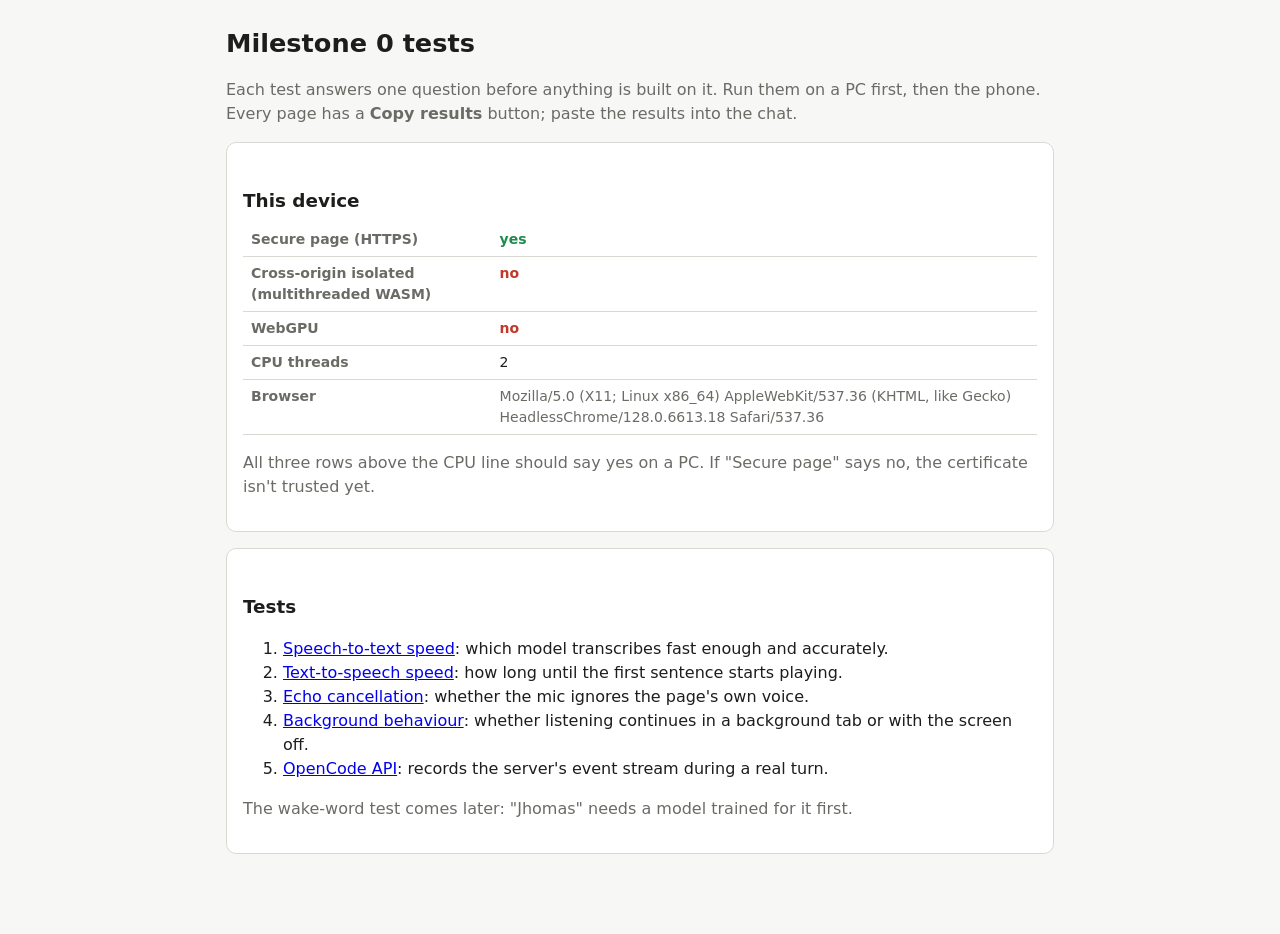
<file: tests/index.html>
<!doctype html>
<html lang="en">
<head>
<meta charset="utf-8">
<meta name="viewport" content="width=device-width, initial-scale=1">
<title>Jhomas · Milestone 0 tests</title>
<link rel="stylesheet" href="style.css">
</head>
<body>
<main>
<h1>Milestone 0 tests</h1>
<p class="muted">Each test answers one question before anything is built on it. Run them on a PC first, then the phone. Every page has a <b>Copy results</b> button; paste the results into the chat.</p>

<section>
<h2>This device</h2>
<div id="env">Checking…</div>
<p class="muted">All three rows above the CPU line should say yes on a PC. If "Secure page" says no, the certificate isn't trusted yet.</p>
</section>

<section>
<h2>Tests</h2>
<ol>
  <li><a href="stt.html">Speech-to-text speed</a>: which model transcribes fast enough and accurately.</li>
  <li><a href="tts.html">Text-to-speech speed</a>: how long until the first sentence starts playing.</li>
  <li><a href="echo.html">Echo cancellation</a>: whether the mic ignores the page's own voice.</li>
  <li><a href="background.html">Background behaviour</a>: whether listening continues in a background tab or with the screen off.</li>
  <li><a href="api.html">OpenCode API</a>: records the server's event stream during a real turn.</li>
</ol>
<p class="muted">The wake-word test comes later: "Jhomas" needs a model trained for it first.</p>
</section>
</main>
<script type="module">
import { $, environment, renderEnvironment } from './common.js';
renderEnvironment($('env'), await environment());
</script>
</body>
</html>
</file>
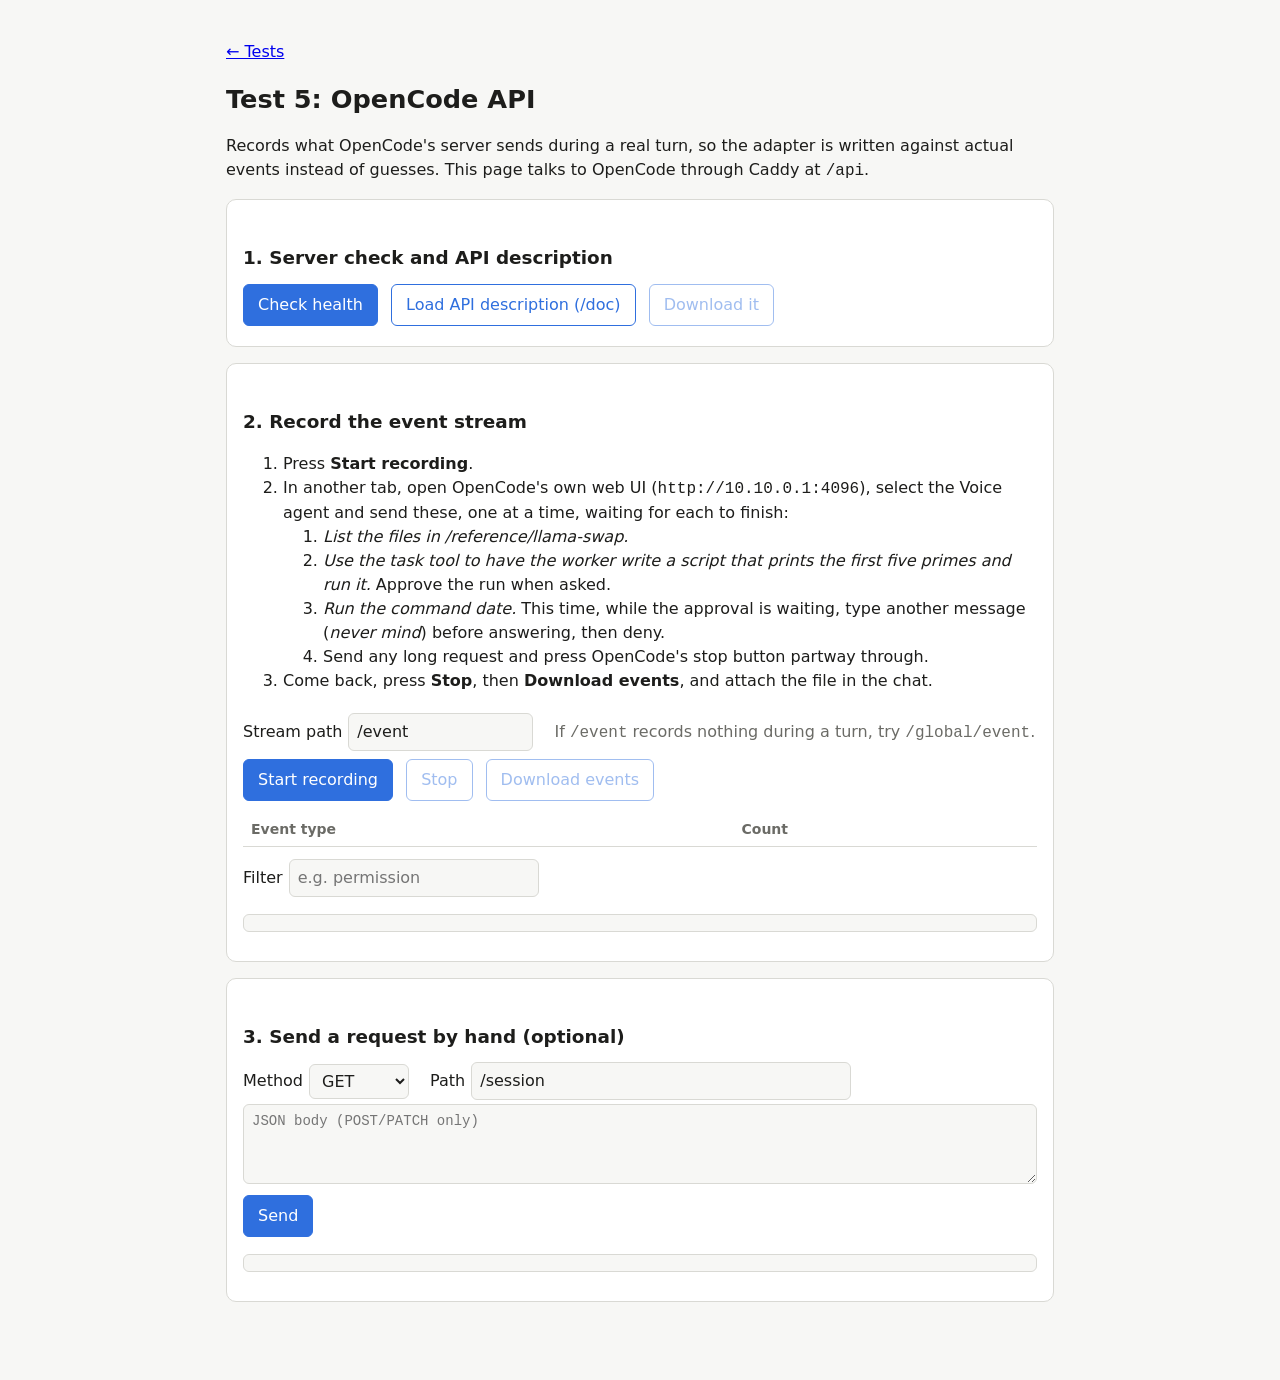
<file: tests/api.html>
<!doctype html>
<html lang="en">
<head>
<meta charset="utf-8">
<meta name="viewport" content="width=device-width, initial-scale=1">
<title>Jhomas · OpenCode API test</title>
<link rel="stylesheet" href="style.css">
</head>
<body>
<main>
<p><a href="./">← Tests</a></p>
<h1>Test 5: OpenCode API</h1>
<p>Records what OpenCode's server sends during a real turn, so the adapter is written against actual events instead of guesses. This page talks to OpenCode through Caddy at <code>/api</code>.</p>

<section>
<h2>1. Server check and API description</h2>
<button id="health">Check health</button>
<button id="spec" class="secondary">Load API description (/doc)</button>
<button id="specDownload" class="secondary" disabled>Download it</button>
<span id="specStatus" class="status"></span>
<pre id="paths" class="log" hidden></pre>
</section>

<section>
<h2>2. Record the event stream</h2>
<ol>
  <li>Press <b>Start recording</b>.</li>
  <li>In another tab, open OpenCode's own web UI (<code>http://10.10.0.1:4096</code>), select the Voice agent and send these, one at a time, waiting for each to finish:
    <ol>
      <li><i>List the files in /reference/llama-swap.</i></li>
      <li><i>Use the task tool to have the worker write a script that prints the first five primes and run it.</i> Approve the run when asked.</li>
      <li><i>Run the command date.</i> This time, while the approval is waiting, type another message (<i>never mind</i>) before answering, then deny.</li>
      <li>Send any long request and press OpenCode's stop button partway through.</li>
    </ol>
  </li>
  <li>Come back, press <b>Stop</b>, then <b>Download events</b>, and attach the file in the chat.</li>
</ol>
<label>Stream path <input type="text" id="streamPath" value="/event" size="16"></label>
<span class="muted">If <code>/event</code> records nothing during a turn, try <code>/global/event</code>.</span><br>
<button id="startRec">Start recording</button>
<button id="stopRec" class="secondary" disabled>Stop</button>
<button id="download" class="secondary" disabled>Download events</button>
<span id="recStatus" class="status"></span>
<table>
  <thead><tr><th>Event type</th><th>Count</th></tr></thead>
  <tbody id="counts"></tbody>
</table>
<label>Filter <input type="text" id="filter" placeholder="e.g. permission" size="24"></label>
<pre id="events" class="log"></pre>
</section>

<section>
<h2>3. Send a request by hand (optional)</h2>
<label>Method
  <select id="method"><option>GET</option><option>POST</option><option>DELETE</option><option>PATCH</option></select>
</label>
<label>Path <input type="text" id="path" value="/session" size="40"></label>
<textarea id="body" placeholder="JSON body (POST/PATCH only)"></textarea>
<button id="send">Send</button>
<pre id="response" class="log"></pre>
</section>
</main>
<script type="module" src="api.js"></script>
</body>
</html>
</file>
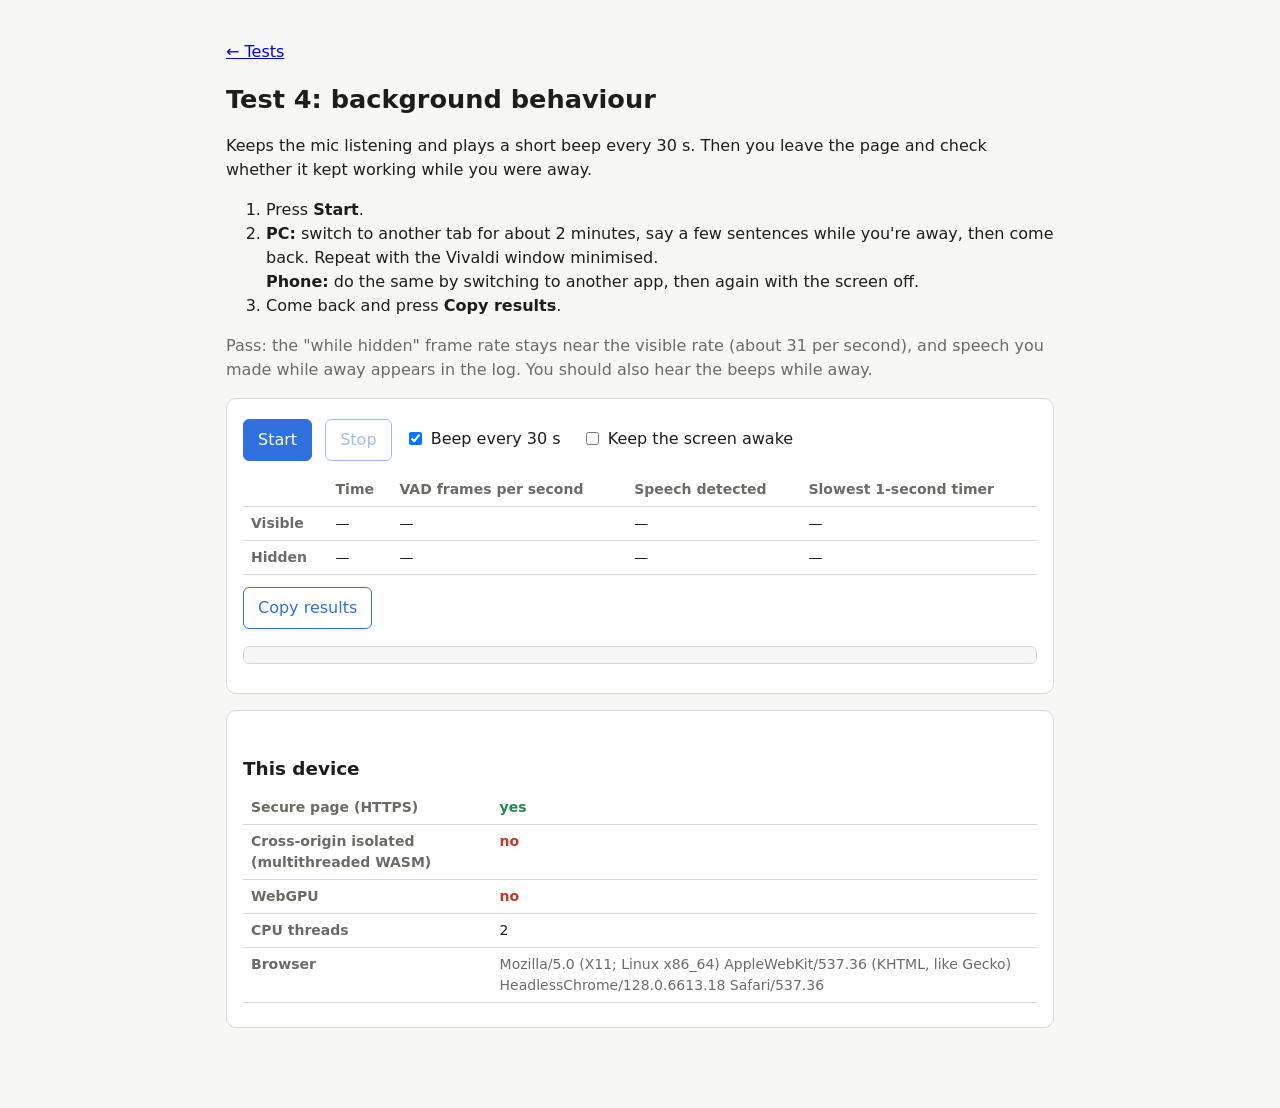
<file: tests/background.html>
<!doctype html>
<html lang="en">
<head>
<meta charset="utf-8">
<meta name="viewport" content="width=device-width, initial-scale=1">
<title>Jhomas · Background test</title>
<link rel="stylesheet" href="style.css">
</head>
<body>
<main>
<p><a href="./">← Tests</a></p>
<h1>Test 4: background behaviour</h1>
<p>Keeps the mic listening and plays a short beep every 30 s. Then you leave the page and check whether it kept working while you were away.</p>
<ol>
  <li>Press <b>Start</b>.</li>
  <li><b>PC:</b> switch to another tab for about 2 minutes, say a few sentences while you're away, then come back. Repeat with the Vivaldi window minimised.<br>
      <b>Phone:</b> do the same by switching to another app, then again with the screen off.</li>
  <li>Come back and press <b>Copy results</b>.</li>
</ol>
<p class="muted">Pass: the "while hidden" frame rate stays near the visible rate (about 31 per second), and speech you made while away appears in the log. You should also hear the beeps while away.</p>

<section>
<button id="start">Start</button>
<button id="stop" class="secondary" disabled>Stop</button>
<label><input type="checkbox" id="beep" checked> Beep every 30 s</label>
<label><input type="checkbox" id="wake"> Keep the screen awake</label>
<span id="status" class="status"></span>
<table>
  <thead><tr><th></th><th>Time</th><th>VAD frames per second</th><th>Speech detected</th><th>Slowest 1-second timer</th></tr></thead>
  <tbody>
    <tr><th>Visible</th><td id="visTime">—</td><td id="visRate">—</td><td id="visSpeech">—</td><td id="visTimer">—</td></tr>
    <tr><th>Hidden</th><td id="hidTime">—</td><td id="hidRate">—</td><td id="hidSpeech">—</td><td id="hidTimer">—</td></tr>
  </tbody>
</table>
<button id="copy" class="secondary">Copy results</button>
<pre id="log" class="log"></pre>
</section>

<section>
<h2>This device</h2>
<div id="env">Checking…</div>
</section>
</main>
<script type="module" src="background.js"></script>
</body>
</html>
</file>
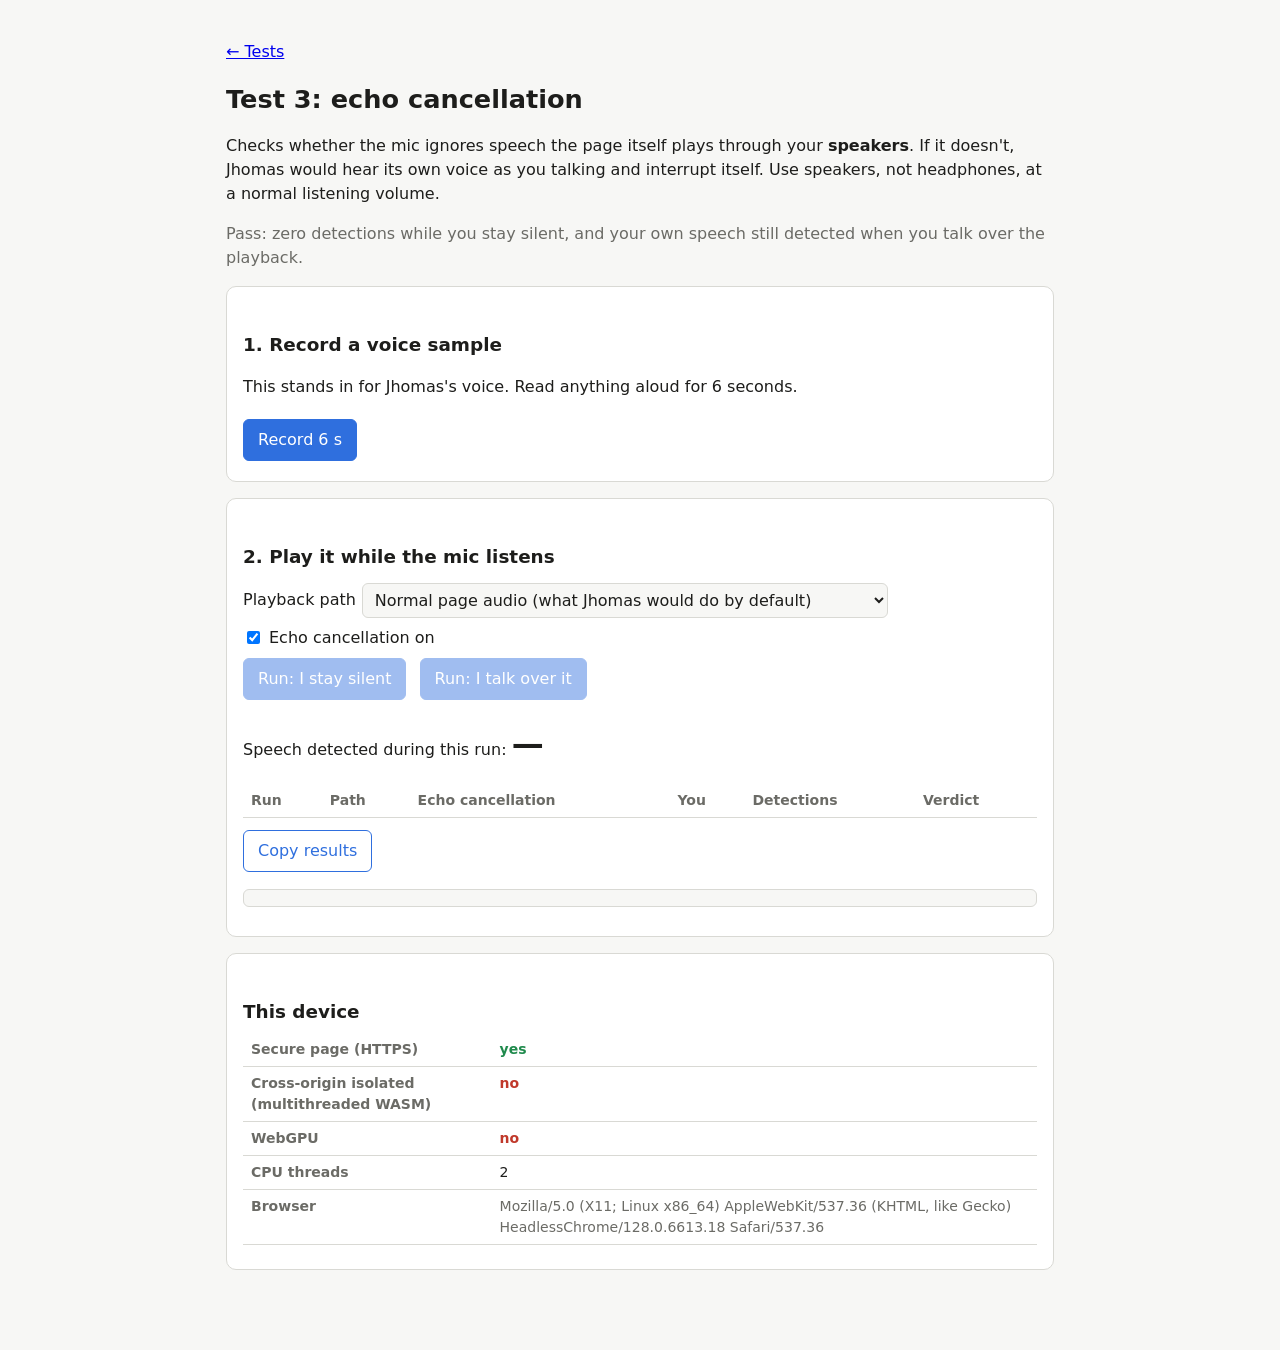
<file: tests/echo.html>
<!doctype html>
<html lang="en">
<head>
<meta charset="utf-8">
<meta name="viewport" content="width=device-width, initial-scale=1">
<title>Jhomas · Echo test</title>
<link rel="stylesheet" href="style.css">
</head>
<body>
<main>
<p><a href="./">← Tests</a></p>
<h1>Test 3: echo cancellation</h1>
<p>Checks whether the mic ignores speech the page itself plays through your <b>speakers</b>. If it doesn't, Jhomas would hear its own voice as you talking and interrupt itself. Use speakers, not headphones, at a normal listening volume.</p>
<p class="muted">Pass: zero detections while you stay silent, and your own speech still detected when you talk over the playback.</p>

<section>
<h2>1. Record a voice sample</h2>
<p>This stands in for Jhomas's voice. Read anything aloud for 6 seconds.</p>
<button id="record">Record 6 s</button>
<span id="recStatus" class="status"></span>
</section>

<section>
<h2>2. Play it while the mic listens</h2>
<label>Playback path
  <select id="path">
    <option value="webaudio">Normal page audio (what Jhomas would do by default)</option>
    <option value="webrtc">Routed through a WebRTC loopback (the known workaround)</option>
  </select>
</label>
<label><input type="checkbox" id="ec" checked> Echo cancellation on</label>
<br>
<button id="silent" disabled>Run: I stay silent</button>
<button id="talk" disabled>Run: I talk over it</button>
<span id="runStatus" class="status"></span>
<p>Speech detected during this run: <span id="count" class="big">—</span></p>
<table>
  <thead><tr><th>Run</th><th>Path</th><th>Echo cancellation</th><th>You</th><th>Detections</th><th>Verdict</th></tr></thead>
  <tbody id="results"></tbody>
</table>
<button id="copy" class="secondary">Copy results</button>
<pre id="log" class="log"></pre>
</section>

<section>
<h2>This device</h2>
<div id="env">Checking…</div>
</section>
</main>
<script type="module" src="echo.js"></script>
</body>
</html>
</file>
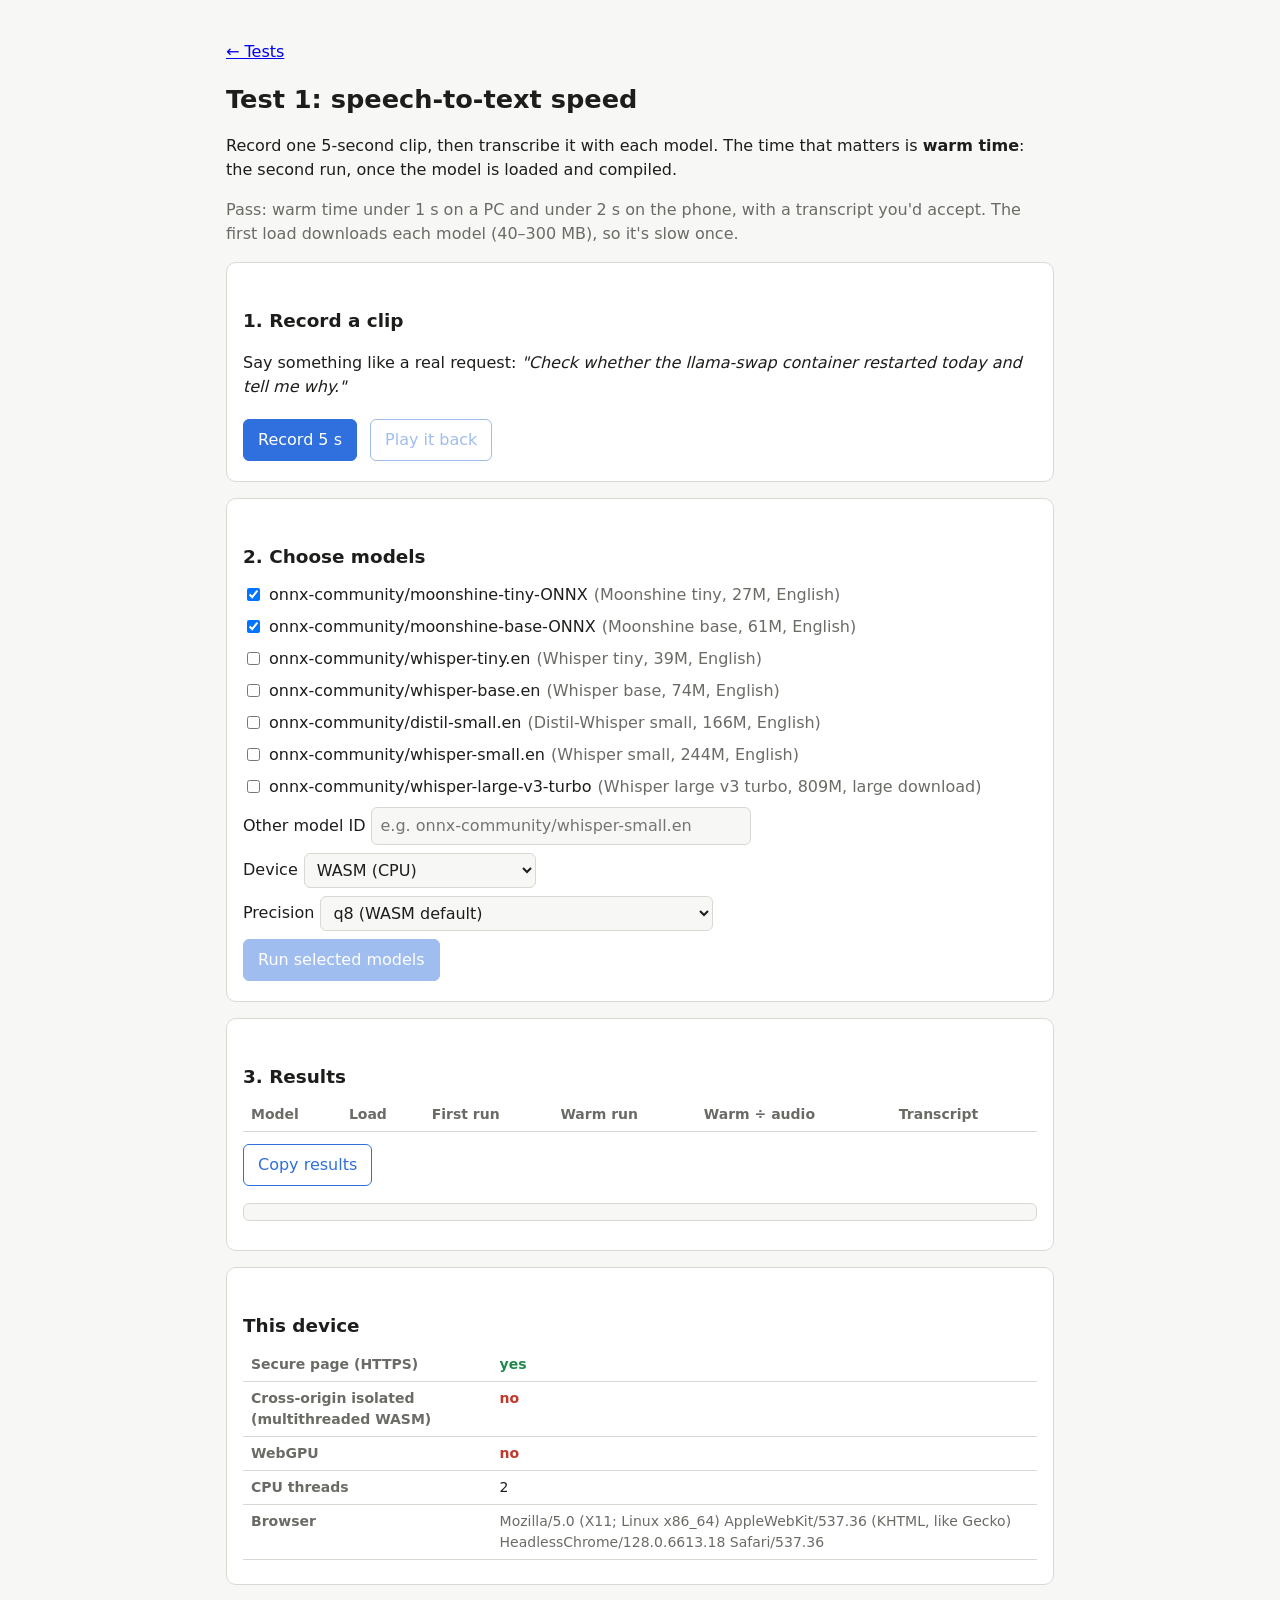
<file: tests/stt.html>
<!doctype html>
<html lang="en">
<head>
<meta charset="utf-8">
<meta name="viewport" content="width=device-width, initial-scale=1">
<title>Jhomas · STT test</title>
<link rel="stylesheet" href="style.css">
</head>
<body>
<main>
<p><a href="./">← Tests</a></p>
<h1>Test 1: speech-to-text speed</h1>
<p>Record one 5-second clip, then transcribe it with each model. The time that matters is <b>warm time</b>: the second run, once the model is loaded and compiled.</p>
<p class="muted">Pass: warm time under 1 s on a PC and under 2 s on the phone, with a transcript you'd accept. The first load downloads each model (40–300 MB), so it's slow once.</p>

<section>
<h2>1. Record a clip</h2>
<p>Say something like a real request: <i>"Check whether the llama-swap container restarted today and tell me why."</i></p>
<button id="record">Record 5 s</button>
<button id="play" class="secondary" disabled>Play it back</button>
<span id="recStatus" class="status"></span>
</section>

<section>
<h2>2. Choose models</h2>
<div id="models"></div>
<label>Other model ID <input type="text" id="customModel" placeholder="e.g. onnx-community/whisper-small.en" size="40"></label>
<div>
  <label>Device
    <select id="device">
      <option value="webgpu">WebGPU (graphics chip)</option>
      <option value="wasm">WASM (CPU)</option>
    </select>
  </label>
  <label>Precision
    <select id="dtype">
      <option value="mixed">encoder fp32, decoder q4 (WebGPU default)</option>
      <option value="fp32">fp32</option>
      <option value="fp16">fp16</option>
      <option value="q8">q8 (WASM default)</option>
      <option value="q4">q4</option>
    </select>
  </label>
</div>
<button id="run" disabled>Run selected models</button>
<span id="runStatus" class="status"></span>
</section>

<section>
<h2>3. Results</h2>
<table>
  <thead><tr><th>Model</th><th>Load</th><th>First run</th><th>Warm run</th><th>Warm ÷ audio</th><th>Transcript</th></tr></thead>
  <tbody id="results"></tbody>
</table>
<button id="copy" class="secondary">Copy results</button>
<pre id="log" class="log"></pre>
</section>

<section>
<h2>This device</h2>
<div id="env">Checking…</div>
</section>
</main>
<script type="module" src="stt.js"></script>
</body>
</html>
</file>
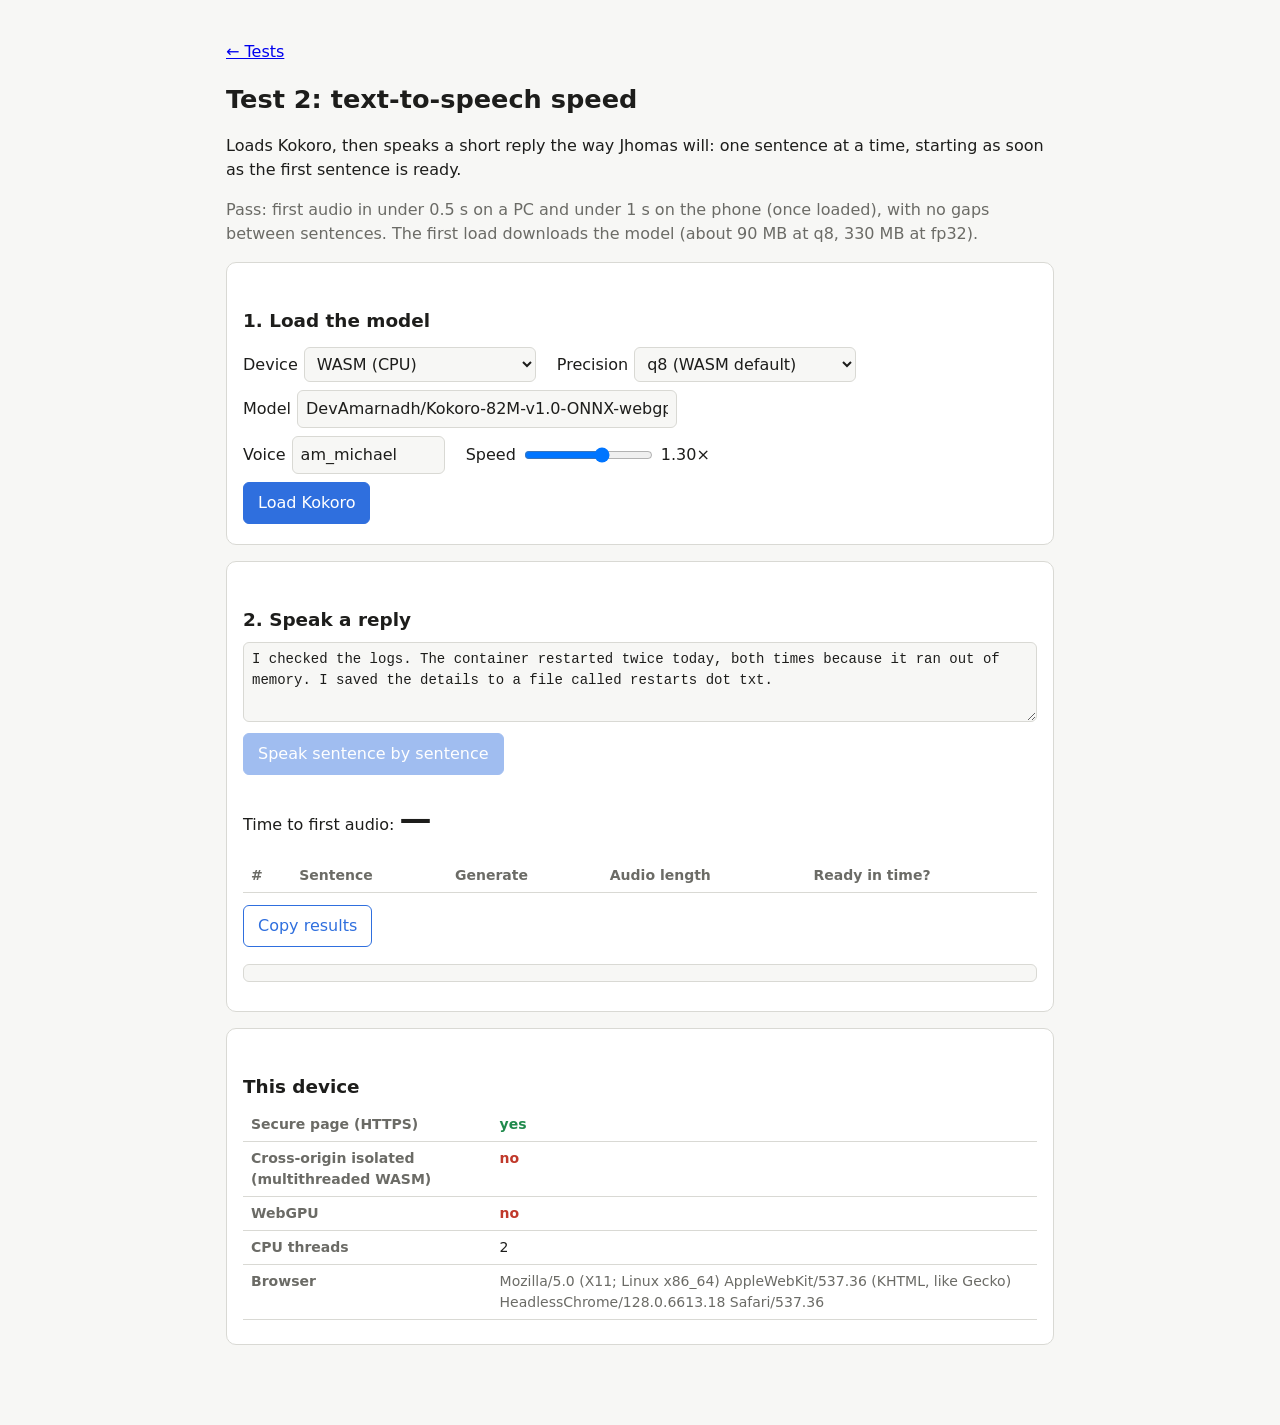
<file: tests/tts.html>
<!doctype html>
<html lang="en">
<head>
<meta charset="utf-8">
<meta name="viewport" content="width=device-width, initial-scale=1">
<title>Jhomas · TTS test</title>
<link rel="stylesheet" href="style.css">
</head>
<body>
<main>
<p><a href="./">← Tests</a></p>
<h1>Test 2: text-to-speech speed</h1>
<p>Loads Kokoro, then speaks a short reply the way Jhomas will: one sentence at a time, starting as soon as the first sentence is ready.</p>
<p class="muted">Pass: first audio in under 0.5 s on a PC and under 1 s on the phone (once loaded), with no gaps between sentences. The first load downloads the model (about 90 MB at q8, 330 MB at fp32).</p>

<section>
<h2>1. Load the model</h2>
<label>Device
  <select id="device">
    <option value="webgpu">WebGPU (graphics chip)</option>
    <option value="wasm">WASM (CPU)</option>
  </select>
</label>
<label>Precision
  <select id="dtype">
    <option value="fp32">fp32 (WebGPU default)</option>
    <option value="fp16">fp16</option>
    <option value="q8">q8 (WASM default)</option>
    <option value="q4">q4</option>
  </select>
</label>
<label>Model <input type="text" id="model" value="DevAmarnadh/Kokoro-82M-v1.0-ONNX-webgpu" size="40"></label>
<br>
<label>Voice <input type="text" id="voice" value="am_michael" list="voices" size="12"></label>
<label>Speed <input type="range" id="speed" min="0.8" max="1.6" step="0.05" value="1.3"> <span id="speedValue">1.30×</span></label>
<datalist id="voices">
  <option value="af_heart"><option value="af_bella"><option value="af_nicole"><option value="af_sarah">
  <option value="am_michael"><option value="am_fenrir"><option value="am_puck">
  <option value="bf_emma"><option value="bm_george"><option value="bm_fable"><option value="bm_daniel">
</datalist>
<br>
<button id="load">Load Kokoro</button>
<span id="loadStatus" class="status"></span>
</section>

<section>
<h2>2. Speak a reply</h2>
<textarea id="text">I checked the logs. The container restarted twice today, both times because it ran out of memory. I saved the details to a file called restarts dot txt.</textarea>
<button id="speak" disabled>Speak sentence by sentence</button>
<span id="speakStatus" class="status"></span>
<p>Time to first audio: <span id="first" class="big">—</span></p>
<table>
  <thead><tr><th>#</th><th>Sentence</th><th>Generate</th><th>Audio length</th><th>Ready in time?</th></tr></thead>
  <tbody id="results"></tbody>
</table>
<button id="copy" class="secondary">Copy results</button>
<pre id="log" class="log"></pre>
</section>

<section>
<h2>This device</h2>
<div id="env">Checking…</div>
</section>
</main>
<script type="module" src="tts.js"></script>
</body>
</html>
</file>
<file: tests/style.css>
:root {
  color-scheme: light dark;
  --bg: #f7f7f5;
  --fg: #1d1d1b;
  --muted: #6b6b66;
  --card: #ffffff;
  --line: #d9d9d4;
  --accent: #2f6fde;
  --good: #1f8a4c;
  --bad: #c0392b;
}
@media (prefers-color-scheme: dark) {
  :root {
    --bg: #161615;
    --fg: #ececea;
    --muted: #9b9b95;
    --card: #1f1f1d;
    --line: #3a3a36;
    --accent: #6d9cf0;
    --good: #4cc07f;
    --bad: #ef6b5b;
  }
}
* { box-sizing: border-box; }
body {
  margin: 0;
  background: var(--bg);
  color: var(--fg);
  font: 16px/1.5 system-ui, -apple-system, "Segoe UI", Roboto, sans-serif;
}
main { max-width: 860px; margin: 0 auto; padding: 24px 16px 64px; }
h1 { font-size: 1.6rem; margin: 0 0 8px; }
h2 { font-size: 1.15rem; margin: 28px 0 8px; }
p, li { color: var(--fg); }
.muted { color: var(--muted); }
section {
  background: var(--card);
  border: 1px solid var(--line);
  border-radius: 10px;
  padding: 16px;
  margin: 16px 0;
}
label { display: inline-flex; gap: 6px; align-items: center; margin: 4px 16px 4px 0; }
input[type=text], select, textarea {
  font: inherit;
  padding: 6px 8px;
  border: 1px solid var(--line);
  border-radius: 6px;
  background: var(--bg);
  color: var(--fg);
}
textarea { width: 100%; min-height: 80px; font-family: ui-monospace, Consolas, monospace; font-size: 14px; }
button {
  font: inherit;
  padding: 8px 14px;
  margin: 4px 8px 4px 0;
  border: 1px solid var(--accent);
  border-radius: 6px;
  background: var(--accent);
  color: #fff;
  cursor: pointer;
}
button.secondary { background: transparent; color: var(--accent); }
button:disabled { opacity: 0.45; cursor: default; }
table { border-collapse: collapse; width: 100%; margin: 8px 0; font-size: 14px; }
th, td { text-align: left; padding: 6px 8px; border-bottom: 1px solid var(--line); vertical-align: top; }
th { color: var(--muted); font-weight: 600; }
pre, .log {
  font-family: ui-monospace, Consolas, monospace;
  font-size: 13px;
  background: var(--bg);
  border: 1px solid var(--line);
  border-radius: 6px;
  padding: 8px;
  max-height: 360px;
  overflow: auto;
  white-space: pre-wrap;
  word-break: break-word;
}
.pass { color: var(--good); font-weight: 600; }
.fail { color: var(--bad); font-weight: 600; }
.status { font-weight: 600; }
.big { font-size: 2rem; font-weight: 700; }
</file>
